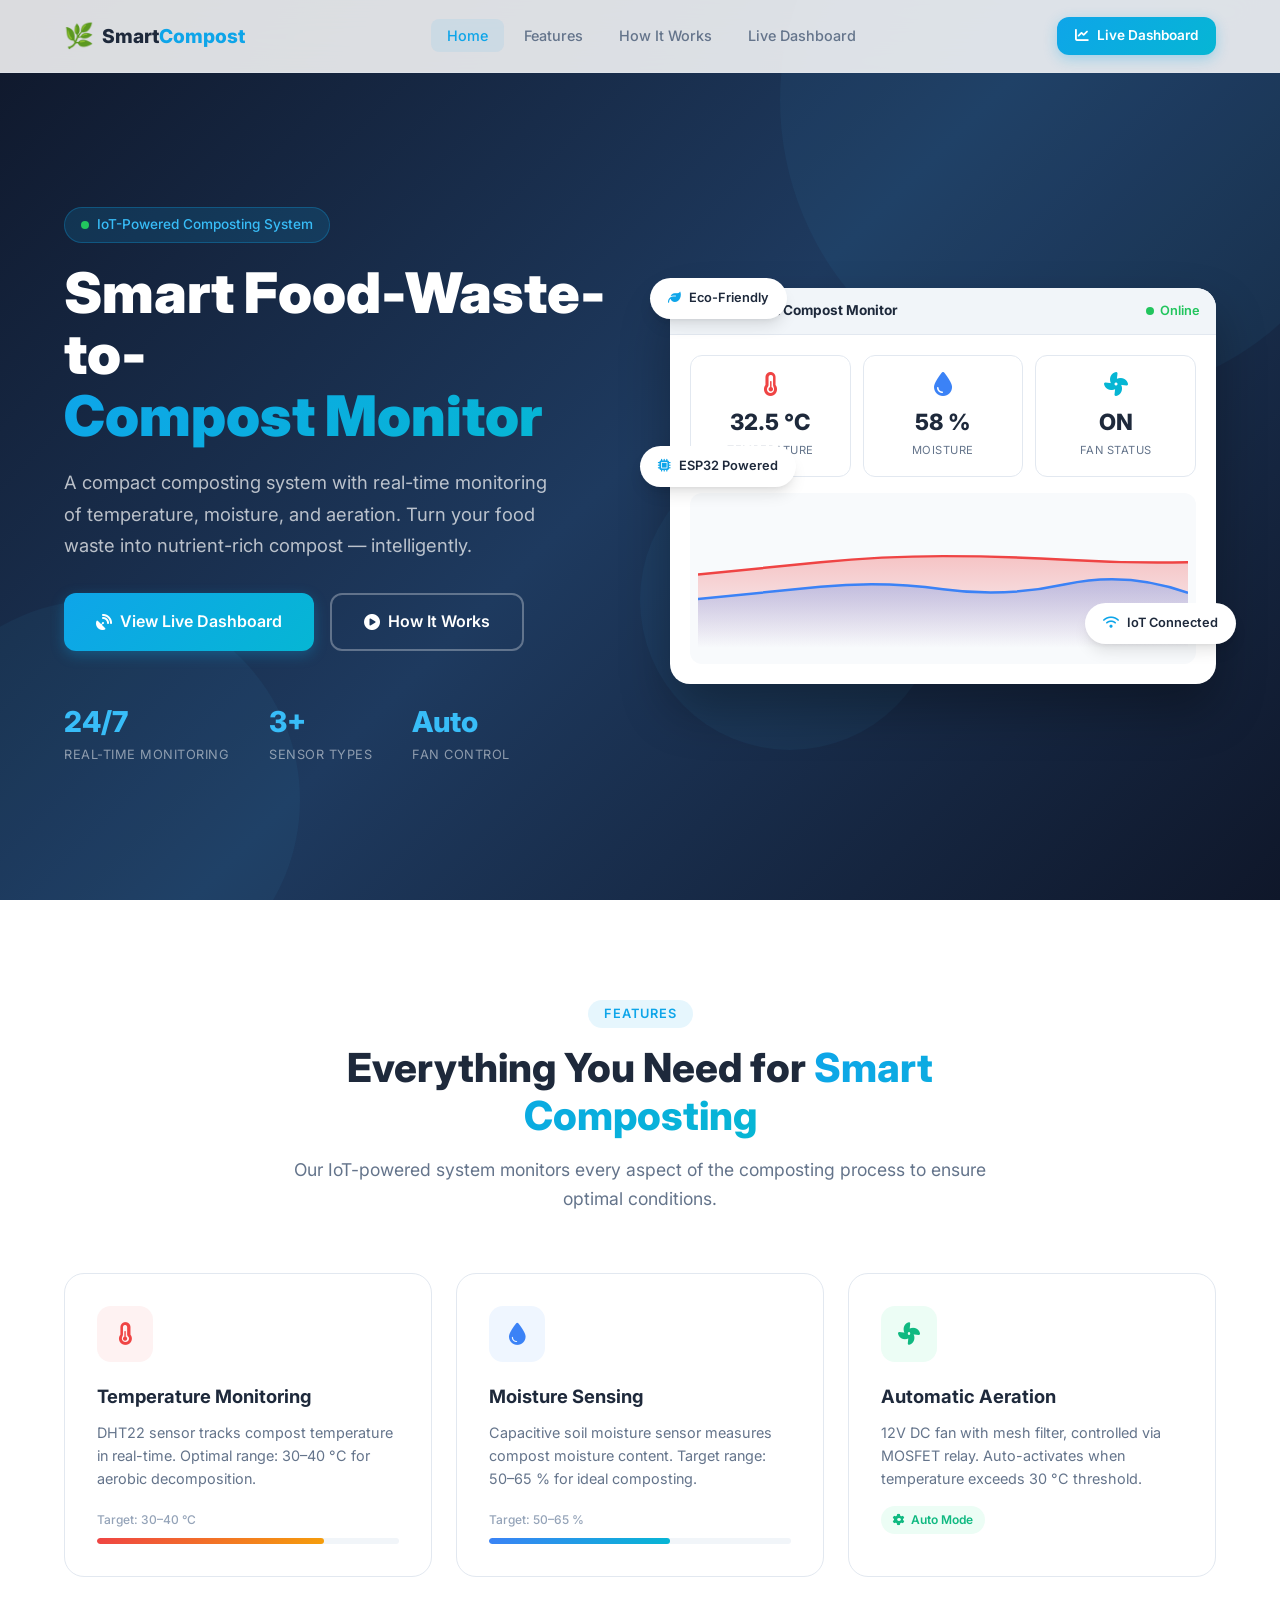
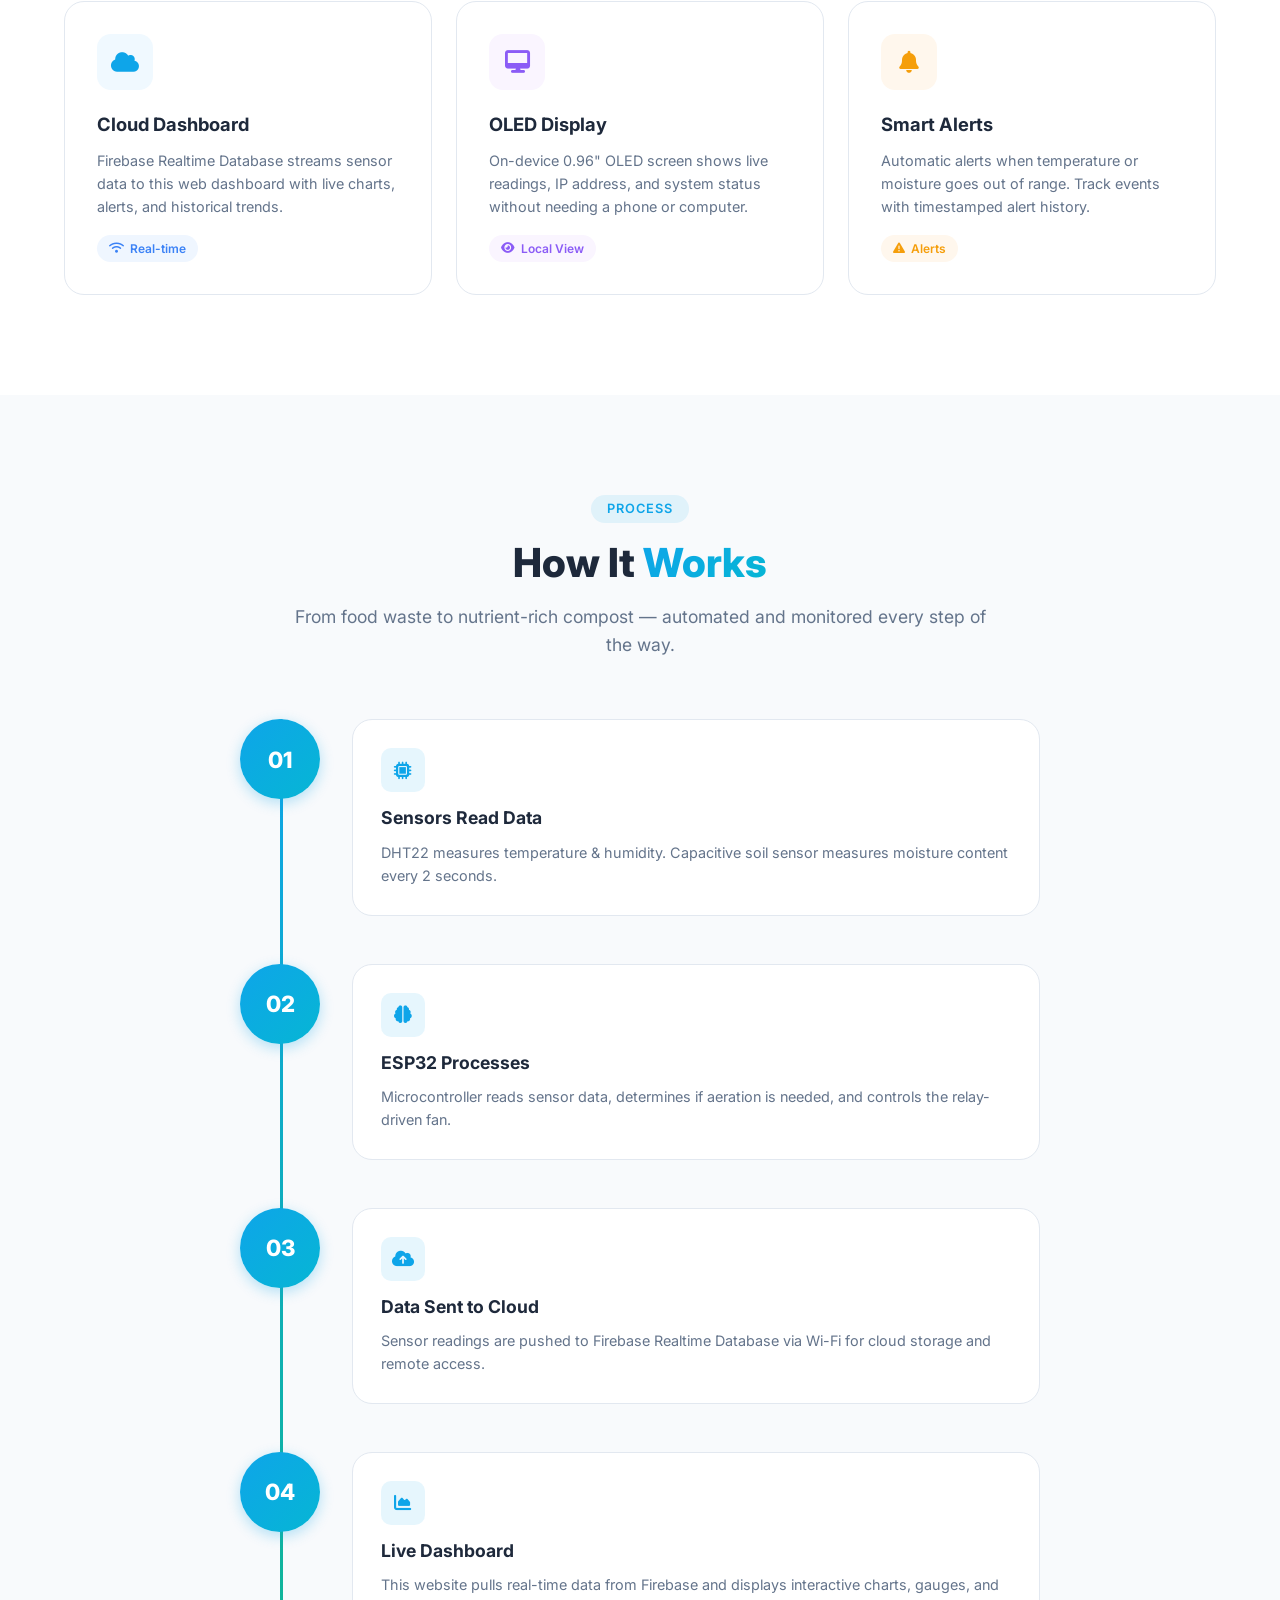
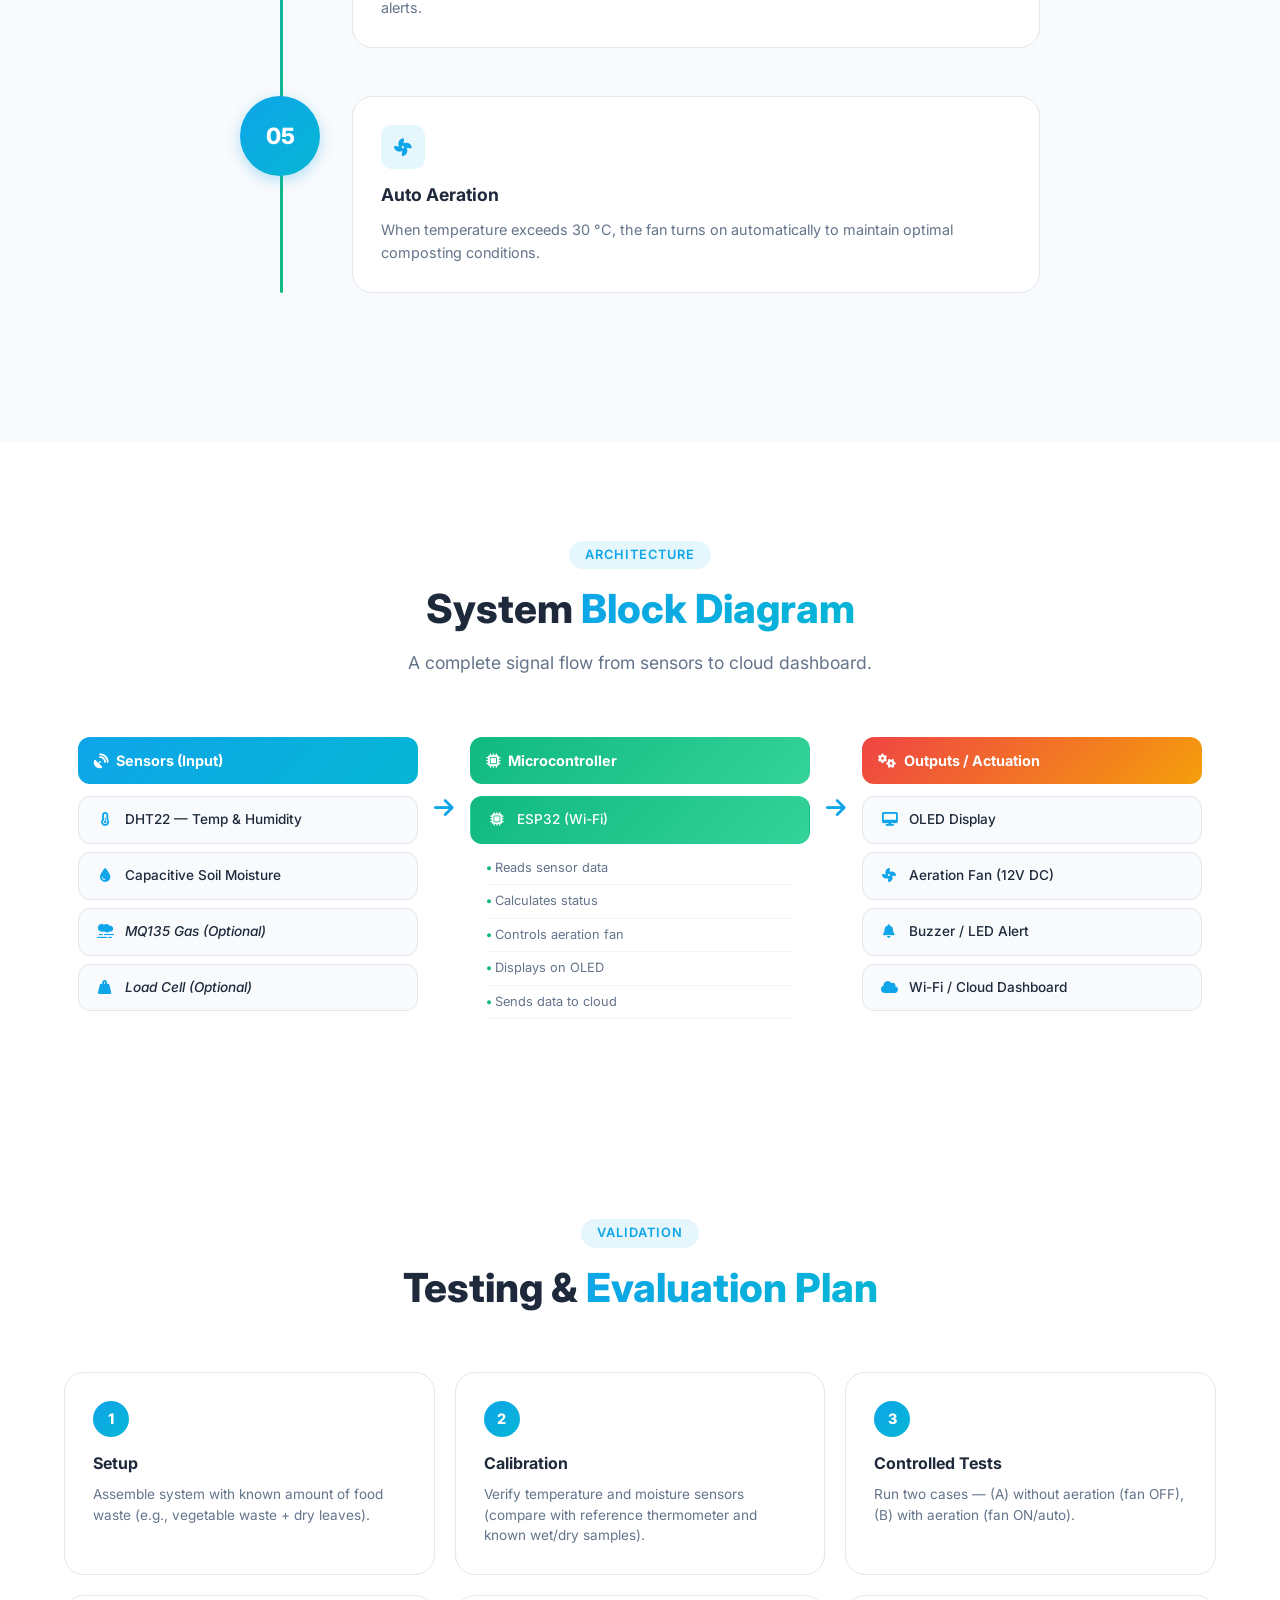
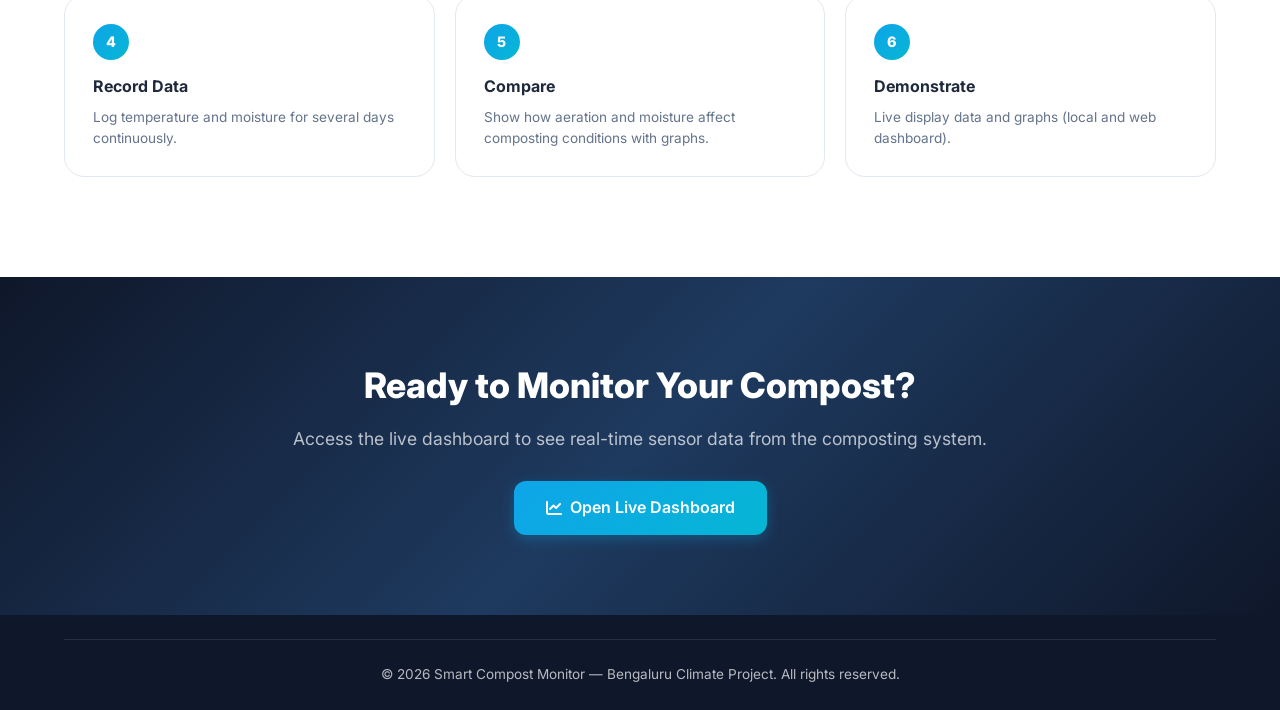
<file: index.html>
<!DOCTYPE html>
<html lang="en">
<head>
  <meta charset="UTF-8">
  <meta name="viewport" content="width=device-width, initial-scale=1.0">
  <title>Smart Compost Monitor — Real-Time Food Waste Composting</title>
  <meta name="description" content="Smart Food-Waste-to-Compost Monitor — IoT-powered composting with real-time temperature, moisture, and aeration monitoring.">
  <link rel="icon" href="data:image/svg+xml,<svg xmlns='http://www.w3.org/2000/svg' viewBox='0 0 100 100'><text y='.9em' font-size='90'>🌿</text></svg>">
  <link rel="stylesheet" href="css/style.css">
  <link rel="preconnect" href="https://fonts.googleapis.com">
  <link href="https://fonts.googleapis.com/css2?family=Inter:wght@300;400;500;600;700;800;900&family=JetBrains+Mono:wght@400;500&display=swap" rel="stylesheet">
  <!-- Font Awesome for icons -->
  <link rel="stylesheet" href="https://cdnjs.cloudflare.com/ajax/libs/font-awesome/6.5.1/css/all.min.css">
</head>
<body>
  <!-- ============ NAVIGATION ============ -->
  <nav class="navbar" id="navbar">
    <div class="nav-container">
      <a href="index.html" class="nav-logo">
        <span class="logo-icon">🌿</span>
        <span class="logo-text">Smart<span class="logo-highlight">Compost</span></span>
      </a>
      <ul class="nav-links" id="navLinks">
        <li><a href="#home" class="nav-link active">Home</a></li>
        <li><a href="#features" class="nav-link">Features</a></li>
        <li><a href="#how-it-works" class="nav-link">How It Works</a></li>
        <li><a href="dashboard.html" class="nav-link">Live Dashboard</a></li>
      </ul>
      <div class="nav-actions">
        <a href="dashboard.html" class="btn btn-primary btn-sm">
          <i class="fas fa-chart-line"></i> Live Dashboard
        </a>
        <button class="nav-toggle" id="navToggle" aria-label="Toggle menu">
          <span></span><span></span><span></span>
        </button>
      </div>
    </div>
  </nav>

  <!-- ============ HERO ============ -->
  <section class="hero" id="home">
    <div class="hero-bg-shapes">
      <div class="shape shape-1"></div>
      <div class="shape shape-2"></div>
      <div class="shape shape-3"></div>
    </div>
    <div class="container">
      <div class="hero-content">
        <div class="hero-badge">
          <span class="badge-dot"></span>
          IoT-Powered Composting System
        </div>
        <h1 class="hero-title">
          Smart Food-Waste-to-<br>
          <span class="gradient-text">Compost Monitor</span>
        </h1>
        <p class="hero-subtitle">
          A compact composting system with real-time monitoring of temperature, moisture, and aeration. Turn your food waste into nutrient-rich compost — intelligently.
        </p>
        <div class="hero-actions">
          <a href="dashboard.html" class="btn btn-primary btn-lg">
            <i class="fas fa-satellite-dish"></i> View Live Dashboard
          </a>
          <a href="#how-it-works" class="btn btn-outline btn-lg">
            <i class="fas fa-play-circle"></i> How It Works
          </a>
        </div>
        <div class="hero-stats">
          <div class="hero-stat">
            <span class="stat-value">24/7</span>
            <span class="stat-label">Real-time Monitoring</span>
          </div>
          <div class="hero-stat">
            <span class="stat-value">3+</span>
            <span class="stat-label">Sensor Types</span>
          </div>
          <div class="hero-stat">
            <span class="stat-value">Auto</span>
            <span class="stat-label">Fan Control</span>
          </div>
        </div>
      </div>
      <div class="hero-visual">
        <div class="dashboard-preview">
          <div class="preview-header">
            <div class="preview-dots">
              <span></span><span></span><span></span>
            </div>
            <span class="preview-title">Smart Compost Monitor</span>
            <span class="preview-status"><span class="online-dot"></span> Online</span>
          </div>
          <div class="preview-body">
            <div class="preview-cards">
              <div class="preview-card temp">
                <i class="fas fa-thermometer-half"></i>
                <div class="preview-card-value" id="heroTemp">32.5 °C</div>
                <div class="preview-card-label">Temperature</div>
              </div>
              <div class="preview-card moisture">
                <i class="fas fa-tint"></i>
                <div class="preview-card-value" id="heroMoisture">58 %</div>
                <div class="preview-card-label">Moisture</div>
              </div>
              <div class="preview-card fan">
                <i class="fas fa-fan fa-spin"></i>
                <div class="preview-card-value" id="heroFan">ON</div>
                <div class="preview-card-label">Fan Status</div>
              </div>
            </div>
            <div class="preview-chart">
              <svg viewBox="0 0 400 120" class="chart-svg">
                <defs>
                  <linearGradient id="tempGrad" x1="0" y1="0" x2="0" y2="1">
                    <stop offset="0%" stop-color="#ef4444" stop-opacity="0.3"/>
                    <stop offset="100%" stop-color="#ef4444" stop-opacity="0"/>
                  </linearGradient>
                  <linearGradient id="moistGrad" x1="0" y1="0" x2="0" y2="1">
                    <stop offset="0%" stop-color="#3b82f6" stop-opacity="0.3"/>
                    <stop offset="100%" stop-color="#3b82f6" stop-opacity="0"/>
                  </linearGradient>
                </defs>
                <!-- Temperature area -->
                <path d="M0,60 Q50,55 100,50 T200,45 T300,48 T400,50 L400,120 L0,120 Z" fill="url(#tempGrad)"/>
                <path d="M0,60 Q50,55 100,50 T200,45 T300,48 T400,50" stroke="#ef4444" stroke-width="2" fill="none"/>
                <!-- Moisture area -->
                <path d="M0,80 Q50,75 100,70 T200,72 T300,68 T400,75 L400,120 L0,120 Z" fill="url(#moistGrad)"/>
                <path d="M0,80 Q50,75 100,70 T200,72 T300,68 T400,75" stroke="#3b82f6" stroke-width="2" fill="none"/>
              </svg>
            </div>
          </div>
        </div>
        <div class="floating-card float-1">
          <i class="fas fa-leaf"></i> Eco-Friendly
        </div>
        <div class="floating-card float-2">
          <i class="fas fa-wifi"></i> IoT Connected
        </div>
        <div class="floating-card float-3">
          <i class="fas fa-microchip"></i> ESP32 Powered
        </div>
      </div>
    </div>
  </section>

  <!-- ============ FEATURES ============ -->
  <section class="features" id="features">
    <div class="container">
      <div class="section-header">
        <span class="section-badge">Features</span>
        <h2 class="section-title">Everything You Need for <span class="gradient-text">Smart Composting</span></h2>
        <p class="section-subtitle">Our IoT-powered system monitors every aspect of the composting process to ensure optimal conditions.</p>
      </div>
      <div class="features-grid">
        <div class="feature-card">
          <div class="feature-icon temp-icon">
            <i class="fas fa-thermometer-half"></i>
          </div>
          <h3>Temperature Monitoring</h3>
          <p>DHT22 sensor tracks compost temperature in real-time. Optimal range: 30–40 °C for aerobic decomposition.</p>
          <div class="feature-range">
            <span>Target: 30–40 °C</span>
            <div class="range-bar"><div class="range-fill temp-fill" style="width:75%"></div></div>
          </div>
        </div>
        <div class="feature-card">
          <div class="feature-icon moisture-icon">
            <i class="fas fa-tint"></i>
          </div>
          <h3>Moisture Sensing</h3>
          <p>Capacitive soil moisture sensor measures compost moisture content. Target range: 50–65 % for ideal composting.</p>
          <div class="feature-range">
            <span>Target: 50–65 %</span>
            <div class="range-bar"><div class="range-fill moisture-fill" style="width:60%"></div></div>
          </div>
        </div>
        <div class="feature-card">
          <div class="feature-icon fan-icon">
            <i class="fas fa-fan"></i>
          </div>
          <h3>Automatic Aeration</h3>
          <p>12V DC fan with mesh filter, controlled via MOSFET relay. Auto-activates when temperature exceeds 30 °C threshold.</p>
          <div class="feature-tag">
            <span class="tag tag-green"><i class="fas fa-cog"></i> Auto Mode</span>
          </div>
        </div>
        <div class="feature-card">
          <div class="feature-icon cloud-icon">
            <i class="fas fa-cloud"></i>
          </div>
          <h3>Cloud Dashboard</h3>
          <p>Firebase Realtime Database streams sensor data to this web dashboard with live charts, alerts, and historical trends.</p>
          <div class="feature-tag">
            <span class="tag tag-blue"><i class="fas fa-wifi"></i> Real-time</span>
          </div>
        </div>
        <div class="feature-card">
          <div class="feature-icon display-icon">
            <i class="fas fa-desktop"></i>
          </div>
          <h3>OLED Display</h3>
          <p>On-device 0.96" OLED screen shows live readings, IP address, and system status without needing a phone or computer.</p>
          <div class="feature-tag">
            <span class="tag tag-purple"><i class="fas fa-eye"></i> Local View</span>
          </div>
        </div>
        <div class="feature-card">
          <div class="feature-icon alert-icon">
            <i class="fas fa-bell"></i>
          </div>
          <h3>Smart Alerts</h3>
          <p>Automatic alerts when temperature or moisture goes out of range. Track events with timestamped alert history.</p>
          <div class="feature-tag">
            <span class="tag tag-orange"><i class="fas fa-exclamation-triangle"></i> Alerts</span>
          </div>
        </div>
      </div>
    </div>
  </section>

  <!-- ============ HOW IT WORKS ============ -->
  <section class="how-it-works" id="how-it-works">
    <div class="container">
      <div class="section-header">
        <span class="section-badge">Process</span>
        <h2 class="section-title">How It <span class="gradient-text">Works</span></h2>
        <p class="section-subtitle">From food waste to nutrient-rich compost — automated and monitored every step of the way.</p>
      </div>
      <div class="steps-timeline">
        <div class="step">
          <div class="step-number">01</div>
          <div class="step-content">
            <div class="step-icon"><i class="fas fa-microchip"></i></div>
            <h3>Sensors Read Data</h3>
            <p>DHT22 measures temperature & humidity. Capacitive soil sensor measures moisture content every 2 seconds.</p>
          </div>
        </div>
        <div class="step">
          <div class="step-number">02</div>
          <div class="step-content">
            <div class="step-icon"><i class="fas fa-brain"></i></div>
            <h3>ESP32 Processes</h3>
            <p>Microcontroller reads sensor data, determines if aeration is needed, and controls the relay-driven fan.</p>
          </div>
        </div>
        <div class="step">
          <div class="step-number">03</div>
          <div class="step-content">
            <div class="step-icon"><i class="fas fa-cloud-upload-alt"></i></div>
            <h3>Data Sent to Cloud</h3>
            <p>Sensor readings are pushed to Firebase Realtime Database via Wi-Fi for cloud storage and remote access.</p>
          </div>
        </div>
        <div class="step">
          <div class="step-number">04</div>
          <div class="step-content">
            <div class="step-icon"><i class="fas fa-chart-area"></i></div>
            <h3>Live Dashboard</h3>
            <p>This website pulls real-time data from Firebase and displays interactive charts, gauges, and alerts.</p>
          </div>
        </div>
        <div class="step">
          <div class="step-number">05</div>
          <div class="step-content">
            <div class="step-icon"><i class="fas fa-fan"></i></div>
            <h3>Auto Aeration</h3>
            <p>When temperature exceeds 30 °C, the fan turns on automatically to maintain optimal composting conditions.</p>
          </div>
        </div>
      </div>
    </div>
  </section>

  <!-- ============ SYSTEM ARCHITECTURE ============ -->
  <section class="architecture" id="architecture">
    <div class="container">
      <div class="section-header">
        <span class="section-badge">Architecture</span>
        <h2 class="section-title">System <span class="gradient-text">Block Diagram</span></h2>
        <p class="section-subtitle">A complete signal flow from sensors to cloud dashboard.</p>
      </div>
      <div class="arch-diagram">
        <div class="arch-column sensors">
          <h4 class="arch-col-title"><i class="fas fa-satellite-dish"></i> Sensors (Input)</h4>
          <div class="arch-card">
            <i class="fas fa-thermometer-half"></i>
            <span>DHT22 — Temp & Humidity</span>
          </div>
          <div class="arch-card">
            <i class="fas fa-tint"></i>
            <span>Capacitive Soil Moisture</span>
          </div>
          <div class="arch-card optional">
            <i class="fas fa-smog"></i>
            <span>MQ135 Gas (Optional)</span>
          </div>
          <div class="arch-card optional">
            <i class="fas fa-weight-hanging"></i>
            <span>Load Cell (Optional)</span>
          </div>
        </div>
        <div class="arch-arrow"><i class="fas fa-arrow-right"></i></div>
        <div class="arch-column processor">
          <h4 class="arch-col-title"><i class="fas fa-microchip"></i> Microcontroller</h4>
          <div class="arch-card main">
            <i class="fas fa-microchip"></i>
            <span>ESP32 (Wi-Fi)</span>
          </div>
          <ul class="arch-list">
            <li>Reads sensor data</li>
            <li>Calculates status</li>
            <li>Controls aeration fan</li>
            <li>Displays on OLED</li>
            <li>Sends data to cloud</li>
          </ul>
        </div>
        <div class="arch-arrow"><i class="fas fa-arrow-right"></i></div>
        <div class="arch-column outputs">
          <h4 class="arch-col-title"><i class="fas fa-cogs"></i> Outputs / Actuation</h4>
          <div class="arch-card">
            <i class="fas fa-desktop"></i>
            <span>OLED Display</span>
          </div>
          <div class="arch-card">
            <i class="fas fa-fan"></i>
            <span>Aeration Fan (12V DC)</span>
          </div>
          <div class="arch-card">
            <i class="fas fa-bell"></i>
            <span>Buzzer / LED Alert</span>
          </div>
          <div class="arch-card">
            <i class="fas fa-cloud"></i>
            <span>Wi-Fi / Cloud Dashboard</span>
          </div>
        </div>
      </div>
    </div>
  </section>

  <!-- ============ TESTING PLAN ============ -->
  <section class="testing" id="testing">
    <div class="container">
      <div class="section-header">
        <span class="section-badge">Validation</span>
        <h2 class="section-title">Testing & <span class="gradient-text">Evaluation Plan</span></h2>
      </div>
      <div class="testing-grid">
        <div class="test-card">
          <div class="test-num">1</div>
          <h4>Setup</h4>
          <p>Assemble system with known amount of food waste (e.g., vegetable waste + dry leaves).</p>
        </div>
        <div class="test-card">
          <div class="test-num">2</div>
          <h4>Calibration</h4>
          <p>Verify temperature and moisture sensors (compare with reference thermometer and known wet/dry samples).</p>
        </div>
        <div class="test-card">
          <div class="test-num">3</div>
          <h4>Controlled Tests</h4>
          <p>Run two cases — (A) without aeration (fan OFF), (B) with aeration (fan ON/auto).</p>
        </div>
        <div class="test-card">
          <div class="test-num">4</div>
          <h4>Record Data</h4>
          <p>Log temperature and moisture for several days continuously.</p>
        </div>
        <div class="test-card">
          <div class="test-num">5</div>
          <h4>Compare</h4>
          <p>Show how aeration and moisture affect composting conditions with graphs.</p>
        </div>
        <div class="test-card">
          <div class="test-num">6</div>
          <h4>Demonstrate</h4>
          <p>Live display data and graphs (local and web dashboard).</p>
        </div>
      </div>
    </div>
  </section>

  <!-- ============ CTA ============ -->
  <section class="cta-section">
    <div class="container">
      <div class="cta-content">
        <h2>Ready to Monitor Your Compost?</h2>
        <p>Access the live dashboard to see real-time sensor data from the composting system.</p>
        <a href="dashboard.html" class="btn btn-primary btn-lg">
          <i class="fas fa-chart-line"></i> Open Live Dashboard
        </a>
      </div>
    </div>
  </section>

  <!-- ============ FOOTER ============ -->
  <footer class="footer footer-compact">
    <div class="container">
      <div class="footer-bottom">
        <p>&copy; 2026 Smart Compost Monitor — Bengaluru Climate Project. All rights reserved.</p>
      </div>
    </div>
  </footer>

  <script src="js/main.js"></script>
</body>
</html>
</file>
<file: css/style.css>
/* ============================================
   SMART COMPOST MONITOR — MAIN STYLESHEET
   ============================================ */

/* === RESET & BASE === */
*, *::before, *::after {
  margin: 0; padding: 0; box-sizing: border-box;
}

:root {
  /* Colors */
  --primary: #0ea5e9;
  --primary-dark: #0284c7;
  --primary-light: #38bdf8;
  --secondary: #10b981;
  --accent: #f59e0b;
  --danger: #ef4444;
  --success: #22c55e;
  --warning: #f59e0b;

  /* Neutrals */
  --bg: #f8fafc;
  --bg-dark: #0f172a;
  --card-bg: #ffffff;
  --card-border: #e2e8f0;
  --text: #1e293b;
  --text-muted: #64748b;
  --text-light: #94a3b8;

  /* Gradients */
  --gradient-primary: linear-gradient(135deg, #0ea5e9, #06b6d4);
  --gradient-warm: linear-gradient(135deg, #ef4444, #f59e0b);
  --gradient-cool: linear-gradient(135deg, #3b82f6, #06b6d4);
  --gradient-green: linear-gradient(135deg, #10b981, #34d399);
  --gradient-hero: linear-gradient(135deg, #0f172a 0%, #1e3a5f 50%, #0f172a 100%);

  /* Typography */
  --font: 'Inter', -apple-system, BlinkMacSystemFont, sans-serif;
  --font-mono: 'JetBrains Mono', monospace;

  /* Spacing */
  --radius: 12px;
  --radius-lg: 20px;
  --radius-xl: 28px;
  --shadow: 0 1px 3px rgba(0,0,0,0.1), 0 1px 2px rgba(0,0,0,0.06);
  --shadow-md: 0 4px 6px -1px rgba(0,0,0,0.1), 0 2px 4px -2px rgba(0,0,0,0.1);
  --shadow-lg: 0 10px 15px -3px rgba(0,0,0,0.1), 0 4px 6px -4px rgba(0,0,0,0.1);
  --shadow-xl: 0 20px 25px -5px rgba(0,0,0,0.1), 0 8px 10px -6px rgba(0,0,0,0.1);
}

html {
  scroll-behavior: smooth;
  font-size: 16px;
}

body {
  font-family: var(--font);
  color: var(--text);
  background: var(--bg);
  line-height: 1.6;
  overflow-x: hidden;
}

.container {
  max-width: 1200px;
  margin: 0 auto;
  padding: 0 24px;
}

a { text-decoration: none; color: inherit; }
img { max-width: 100%; height: auto; }

/* === BUTTONS === */
.btn {
  display: inline-flex;
  align-items: center;
  gap: 8px;
  font-family: var(--font);
  font-weight: 600;
  border: none;
  border-radius: var(--radius);
  cursor: pointer;
  transition: all 0.3s ease;
  text-decoration: none;
}

.btn-sm { padding: 8px 18px; font-size: 0.85rem; }
.btn-md { padding: 12px 24px; font-size: 0.95rem; }
.btn-lg { padding: 14px 32px; font-size: 1rem; }

.btn-primary {
  background: var(--gradient-primary);
  color: white;
  box-shadow: 0 4px 14px rgba(14, 165, 233, 0.3);
}
.btn-primary:hover {
  transform: translateY(-2px);
  box-shadow: 0 6px 20px rgba(14, 165, 233, 0.4);
}

.btn-outline {
  background: transparent;
  color: var(--primary);
  border: 2px solid var(--primary);
}
.btn-outline:hover {
  background: var(--primary);
  color: white;
}

/* === NAVIGATION === */
.navbar {
  position: fixed;
  top: 0; left: 0; right: 0;
  z-index: 1000;
  background: rgba(255,255,255,0.85);
  backdrop-filter: blur(20px);
  border-bottom: 1px solid rgba(226,232,240,0.5);
  transition: all 0.3s ease;
}
.navbar.scrolled {
  box-shadow: var(--shadow-md);
}

.nav-container {
  max-width: 1200px;
  margin: 0 auto;
  padding: 0 24px;
  display: flex;
  align-items: center;
  justify-content: space-between;
  height: 72px;
}

.nav-logo {
  display: flex;
  align-items: center;
  gap: 8px;
  font-weight: 800;
  font-size: 1.2rem;
}
.logo-icon { font-size: 1.5rem; }
.logo-highlight { color: var(--primary); }

.nav-links {
  display: flex;
  list-style: none;
  gap: 4px;
}
.nav-link {
  padding: 8px 16px;
  border-radius: 8px;
  font-size: 0.9rem;
  font-weight: 500;
  color: var(--text-muted);
  transition: all 0.2s;
}
.nav-link:hover,
.nav-link.active {
  color: var(--primary);
  background: rgba(14, 165, 233, 0.08);
}

.nav-actions {
  display: flex;
  align-items: center;
  gap: 12px;
}

.nav-toggle {
  display: none;
  flex-direction: column;
  gap: 5px;
  background: none;
  border: none;
  cursor: pointer;
  padding: 4px;
}
.nav-toggle span {
  width: 24px;
  height: 2px;
  background: var(--text);
  border-radius: 2px;
  transition: all 0.3s;
}

/* === HERO === */
.hero {
  position: relative;
  min-height: 100vh;
  display: flex;
  align-items: center;
  background: var(--gradient-hero);
  color: white;
  overflow: hidden;
  padding-top: 72px;
}

.hero-bg-shapes {
  position: absolute;
  inset: 0;
  overflow: hidden;
}
.shape {
  position: absolute;
  border-radius: 50%;
  opacity: 0.05;
  background: var(--primary-light);
}
.shape-1 { width: 600px; height: 600px; top: -200px; right: -100px; }
.shape-2 { width: 400px; height: 400px; bottom: -100px; left: -100px; }
.shape-3 { width: 300px; height: 300px; top: 50%; left: 50%; }

.hero .container {
  display: grid;
  grid-template-columns: 1fr 1fr;
  gap: 60px;
  align-items: center;
  position: relative;
  z-index: 1;
}

.hero-badge {
  display: inline-flex;
  align-items: center;
  gap: 8px;
  background: rgba(14, 165, 233, 0.15);
  border: 1px solid rgba(14, 165, 233, 0.3);
  padding: 6px 16px;
  border-radius: 50px;
  font-size: 0.85rem;
  font-weight: 500;
  color: var(--primary-light);
  margin-bottom: 20px;
}
.badge-dot {
  width: 8px; height: 8px;
  background: var(--success);
  border-radius: 50%;
  animation: pulse-dot 2s infinite;
}
@keyframes pulse-dot {
  0%, 100% { opacity: 1; }
  50% { opacity: 0.4; }
}

.hero-title {
  font-size: 3.5rem;
  font-weight: 900;
  line-height: 1.1;
  margin-bottom: 20px;
}

.gradient-text {
  background: var(--gradient-primary);
  -webkit-background-clip: text;
  -webkit-text-fill-color: transparent;
  background-clip: text;
}

.hero-subtitle {
  font-size: 1.15rem;
  color: rgba(255,255,255,0.7);
  max-width: 500px;
  margin-bottom: 32px;
  line-height: 1.7;
}

.hero-actions {
  display: flex;
  gap: 16px;
  margin-bottom: 48px;
  flex-wrap: wrap;
}

.hero .btn-outline {
  color: white;
  border-color: rgba(255,255,255,0.3);
}
.hero .btn-outline:hover {
  background: rgba(255,255,255,0.1);
  border-color: white;
  color: white;
}

.hero-stats {
  display: flex;
  gap: 40px;
}
.hero-stat {
  display: flex;
  flex-direction: column;
}
.stat-value {
  font-size: 1.8rem;
  font-weight: 800;
  color: var(--primary-light);
}
.stat-label {
  font-size: 0.8rem;
  color: rgba(255,255,255,0.5);
  text-transform: uppercase;
  letter-spacing: 0.5px;
}

/* Dashboard Preview */
.hero-visual {
  position: relative;
}

.dashboard-preview {
  background: var(--card-bg);
  border-radius: var(--radius-lg);
  overflow: hidden;
  box-shadow: 0 25px 50px rgba(0,0,0,0.3);
  color: var(--text);
}

.preview-header {
  background: #f1f5f9;
  padding: 12px 16px;
  display: flex;
  align-items: center;
  gap: 12px;
  border-bottom: 1px solid var(--card-border);
}
.preview-dots {
  display: flex; gap: 6px;
}
.preview-dots span {
  width: 10px; height: 10px;
  border-radius: 50%;
}
.preview-dots span:nth-child(1) { background: #ef4444; }
.preview-dots span:nth-child(2) { background: #f59e0b; }
.preview-dots span:nth-child(3) { background: #22c55e; }
.preview-title {
  font-weight: 700;
  font-size: 0.85rem;
  flex: 1;
}
.preview-status {
  display: flex;
  align-items: center;
  gap: 6px;
  font-size: 0.8rem;
  color: var(--success);
  font-weight: 600;
}
.online-dot {
  width: 8px; height: 8px;
  border-radius: 50%;
  background: var(--success);
  animation: pulse-dot 2s infinite;
}

.preview-body { padding: 20px; }

.preview-cards {
  display: grid;
  grid-template-columns: repeat(3, 1fr);
  gap: 12px;
  margin-bottom: 16px;
}
.preview-card {
  text-align: center;
  padding: 16px 8px;
  border-radius: var(--radius);
  border: 1px solid var(--card-border);
}
.preview-card i { font-size: 1.5rem; margin-bottom: 8px; }
.preview-card.temp i { color: #ef4444; }
.preview-card.moisture i { color: #3b82f6; }
.preview-card.fan i { color: #06b6d4; }
.preview-card-value {
  font-size: 1.4rem;
  font-weight: 800;
  margin-bottom: 2px;
}
.preview-card-label {
  font-size: 0.7rem;
  color: var(--text-muted);
  text-transform: uppercase;
  letter-spacing: 0.5px;
}

.preview-chart {
  background: #f8fafc;
  border-radius: var(--radius);
  padding: 8px;
}
.chart-svg { width: 100%; height: auto; }

/* Floating cards */
.floating-card {
  position: absolute;
  background: white;
  color: var(--text);
  padding: 10px 18px;
  border-radius: 50px;
  font-size: 0.8rem;
  font-weight: 600;
  box-shadow: var(--shadow-lg);
  display: flex;
  align-items: center;
  gap: 8px;
  animation: float 6s ease-in-out infinite;
}
.floating-card i { color: var(--primary); }
.float-1 { top: -10px; left: -20px; animation-delay: 0s; }
.float-2 { bottom: 40px; right: -20px; animation-delay: 2s; }
.float-3 { top: 40%; left: -30px; animation-delay: 4s; }

@keyframes float {
  0%, 100% { transform: translateY(0); }
  50% { transform: translateY(-12px); }
}

/* === SECTIONS COMMON === */
.section-header {
  text-align: center;
  max-width: 700px;
  margin: 0 auto 60px;
}
.section-badge {
  display: inline-block;
  padding: 4px 16px;
  border-radius: 50px;
  font-size: 0.8rem;
  font-weight: 600;
  text-transform: uppercase;
  letter-spacing: 1px;
  color: var(--primary);
  background: rgba(14, 165, 233, 0.1);
  margin-bottom: 16px;
}
.section-title {
  font-size: 2.5rem;
  font-weight: 800;
  margin-bottom: 16px;
  line-height: 1.2;
}
.section-subtitle {
  font-size: 1.1rem;
  color: var(--text-muted);
}

/* === FEATURES === */
.features {
  padding: 100px 0;
  background: white;
}

.features-grid {
  display: grid;
  grid-template-columns: repeat(3, 1fr);
  gap: 24px;
}

.feature-card {
  padding: 32px;
  border-radius: var(--radius-lg);
  border: 1px solid var(--card-border);
  transition: all 0.3s;
  background: var(--card-bg);
}
.feature-card:hover {
  transform: translateY(-4px);
  box-shadow: var(--shadow-xl);
  border-color: var(--primary);
}

.feature-icon {
  width: 56px; height: 56px;
  border-radius: 14px;
  display: flex;
  align-items: center;
  justify-content: center;
  font-size: 1.4rem;
  margin-bottom: 20px;
}
.temp-icon { background: #fef2f2; color: #ef4444; }
.moisture-icon { background: #eff6ff; color: #3b82f6; }
.fan-icon { background: #ecfdf5; color: #10b981; }
.cloud-icon { background: #f0f9ff; color: #0ea5e9; }
.display-icon { background: #faf5ff; color: #8b5cf6; }
.alert-icon { background: #fff7ed; color: #f59e0b; }

.feature-card h3 {
  font-size: 1.15rem;
  font-weight: 700;
  margin-bottom: 10px;
}
.feature-card p {
  color: var(--text-muted);
  font-size: 0.9rem;
  margin-bottom: 16px;
  line-height: 1.6;
}

.feature-range span {
  font-size: 0.75rem;
  color: var(--text-light);
  font-weight: 500;
}
.range-bar {
  height: 6px;
  background: #f1f5f9;
  border-radius: 4px;
  margin-top: 6px;
  overflow: hidden;
}
.range-fill {
  height: 100%;
  border-radius: 4px;
}
.temp-fill { background: var(--gradient-warm); }
.moisture-fill { background: var(--gradient-cool); }

.feature-tag {
  display: flex;
  gap: 8px;
}
.tag {
  display: inline-flex;
  align-items: center;
  gap: 6px;
  padding: 4px 12px;
  border-radius: 50px;
  font-size: 0.75rem;
  font-weight: 600;
}
.tag-green { background: #ecfdf5; color: #10b981; }
.tag-blue { background: #eff6ff; color: #3b82f6; }
.tag-purple { background: #faf5ff; color: #8b5cf6; }
.tag-orange { background: #fff7ed; color: #f59e0b; }

/* === HOW IT WORKS === */
.how-it-works {
  padding: 100px 0;
  background: var(--bg);
}

.steps-timeline {
  position: relative;
  max-width: 800px;
  margin: 0 auto;
}
.steps-timeline::before {
  content: '';
  position: absolute;
  left: 40px;
  top: 0; bottom: 0;
  width: 3px;
  background: linear-gradient(to bottom, var(--primary), var(--secondary));
  border-radius: 2px;
}

.step {
  display: flex;
  gap: 32px;
  margin-bottom: 48px;
  position: relative;
}

.step-number {
  width: 80px;
  height: 80px;
  border-radius: 50%;
  background: var(--gradient-primary);
  color: white;
  font-size: 1.4rem;
  font-weight: 800;
  display: flex;
  align-items: center;
  justify-content: center;
  flex-shrink: 0;
  position: relative;
  z-index: 1;
  box-shadow: 0 4px 14px rgba(14, 165, 233, 0.3);
}

.step-content {
  background: white;
  padding: 28px;
  border-radius: var(--radius-lg);
  border: 1px solid var(--card-border);
  flex: 1;
  transition: all 0.3s;
}
.step-content:hover {
  box-shadow: var(--shadow-lg);
  transform: translateX(4px);
}

.step-icon {
  width: 44px; height: 44px;
  border-radius: 10px;
  background: rgba(14, 165, 233, 0.1);
  color: var(--primary);
  display: flex;
  align-items: center;
  justify-content: center;
  font-size: 1.1rem;
  margin-bottom: 12px;
}

.step-content h3 {
  font-size: 1.1rem;
  font-weight: 700;
  margin-bottom: 8px;
}
.step-content p {
  color: var(--text-muted);
  font-size: 0.9rem;
  line-height: 1.6;
}

/* === ARCHITECTURE === */
.architecture {
  padding: 100px 0;
  background: white;
}

.arch-diagram {
  display: flex;
  align-items: flex-start;
  justify-content: center;
  gap: 16px;
  flex-wrap: wrap;
}

.arch-column {
  flex: 1;
  min-width: 260px;
  max-width: 340px;
}
.arch-col-title {
  display: flex;
  align-items: center;
  gap: 8px;
  padding: 12px 16px;
  border-radius: var(--radius);
  font-size: 0.9rem;
  font-weight: 700;
  margin-bottom: 12px;
  color: white;
}
.sensors .arch-col-title { background: var(--gradient-primary); }
.processor .arch-col-title { background: var(--gradient-green); }
.outputs .arch-col-title { background: var(--gradient-warm); }

.arch-card {
  display: flex;
  align-items: center;
  gap: 10px;
  padding: 12px 16px;
  background: var(--bg);
  border: 1px solid var(--card-border);
  border-radius: var(--radius);
  margin-bottom: 8px;
  font-size: 0.85rem;
  font-weight: 500;
  transition: all 0.2s;
}
.arch-card:hover {
  border-color: var(--primary);
  transform: translateX(4px);
}
.arch-card i { color: var(--primary); width: 20px; text-align: center; }
.arch-card.optional { opacity: 0.6; font-style: italic; }
.arch-card.main {
  background: var(--gradient-green);
  color: white;
  border-color: transparent;
}
.arch-card.main i { color: white; }

.arch-list {
  list-style: none;
  padding: 0 16px;
}
.arch-list li {
  padding: 6px 0;
  font-size: 0.8rem;
  color: var(--text-muted);
  border-bottom: 1px solid #f1f5f9;
}
.arch-list li::before {
  content: '• ';
  color: var(--secondary);
  font-weight: 700;
}

.arch-arrow {
  display: flex;
  align-items: center;
  justify-content: center;
  font-size: 1.4rem;
  color: var(--primary);
  padding-top: 60px;
}

/* === COMPONENTS === */
.components {
  padding: 100px 0;
  background: var(--bg);
}

.components-table-wrapper {
  overflow-x: auto;
  border-radius: var(--radius-lg);
  box-shadow: var(--shadow-lg);
}

.components-table {
  width: 100%;
  border-collapse: collapse;
  background: white;
  font-size: 0.9rem;
}
.components-table th {
  background: var(--bg-dark);
  color: white;
  padding: 14px 16px;
  text-align: left;
  font-weight: 600;
  font-size: 0.85rem;
  text-transform: uppercase;
  letter-spacing: 0.5px;
}
.components-table td {
  padding: 14px 16px;
  border-bottom: 1px solid #f1f5f9;
}
.components-table tbody tr:hover {
  background: #f8fafc;
}
.components-table td i {
  color: var(--primary);
  margin-right: 6px;
}
.components-table tfoot td {
  font-size: 1rem;
  background: #f8fafc;
  padding: 16px;
}

/* === TESTING === */
.testing {
  padding: 100px 0;
  background: white;
}

.testing-grid {
  display: grid;
  grid-template-columns: repeat(3, 1fr);
  gap: 20px;
}

.test-card {
  padding: 28px;
  border-radius: var(--radius-lg);
  border: 1px solid var(--card-border);
  position: relative;
  transition: all 0.3s;
  background: var(--card-bg);
}
.test-card:hover {
  transform: translateY(-4px);
  box-shadow: var(--shadow-lg);
}

.test-num {
  width: 36px; height: 36px;
  border-radius: 50%;
  background: var(--gradient-primary);
  color: white;
  font-size: 0.9rem;
  font-weight: 800;
  display: flex;
  align-items: center;
  justify-content: center;
  margin-bottom: 14px;
}

.test-card h4 {
  font-size: 1rem;
  font-weight: 700;
  margin-bottom: 8px;
}
.test-card p {
  font-size: 0.85rem;
  color: var(--text-muted);
  line-height: 1.5;
}

/* === CTA === */
.cta-section {
  padding: 80px 0;
  background: var(--gradient-hero);
  text-align: center;
  color: white;
}
.cta-content h2 {
  font-size: 2.2rem;
  font-weight: 800;
  margin-bottom: 12px;
}
.cta-content p {
  font-size: 1.1rem;
  color: rgba(255,255,255,0.7);
  margin-bottom: 28px;
}

/* === FOOTER === */
.footer {
  background: var(--bg-dark);
  color: rgba(255,255,255,0.7);
  padding: 60px 0 24px;
}

.footer-grid {
  display: grid;
  grid-template-columns: 2fr 1fr 1fr 1.5fr;
  gap: 40px;
  margin-bottom: 40px;
}

.footer-logo {
  display: flex;
  align-items: center;
  gap: 8px;
  font-weight: 800;
  font-size: 1.2rem;
  color: white;
  margin-bottom: 12px;
}

.footer-col p {
  font-size: 0.9rem;
  line-height: 1.6;
  margin-bottom: 8px;
}
.footer-project {
  color: var(--primary-light);
  font-weight: 600;
}

.footer-col h4 {
  color: white;
  font-size: 0.95rem;
  font-weight: 700;
  margin-bottom: 16px;
}
.footer-col ul {
  list-style: none;
}
.footer-col li {
  margin-bottom: 8px;
}
.footer-col a {
  font-size: 0.9rem;
  color: rgba(255,255,255,0.6);
  transition: color 0.2s;
}
.footer-col a:hover { color: var(--primary-light); }

.footer-socials {
  display: flex;
  gap: 12px;
  margin-top: 16px;
}
.footer-socials a {
  width: 40px; height: 40px;
  border-radius: 10px;
  background: rgba(255,255,255,0.1);
  display: flex;
  align-items: center;
  justify-content: center;
  font-size: 1.1rem;
  transition: all 0.2s;
}
.footer-socials a:hover {
  background: var(--primary);
  color: white;
}

.footer-bottom {
  border-top: 1px solid rgba(255,255,255,0.1);
  padding-top: 24px;
  text-align: center;
  font-size: 0.85rem;
}

.footer-compact {
  padding: 24px 0;
}

/* === RESPONSIVE === */
@media (max-width: 1024px) {
  .hero .container { grid-template-columns: 1fr; text-align: center; }
  .hero-subtitle { margin: 0 auto 32px; }
  .hero-actions { justify-content: center; }
  .hero-stats { justify-content: center; }
  .hero-visual { max-width: 500px; margin: 40px auto 0; }
  .features-grid { grid-template-columns: repeat(2, 1fr); }
  .testing-grid { grid-template-columns: repeat(2, 1fr); }
  .footer-grid { grid-template-columns: repeat(2, 1fr); }
}

@media (max-width: 768px) {
  .nav-links {
    position: fixed;
    top: 72px;
    left: 0; right: 0;
    background: white;
    flex-direction: column;
    padding: 20px;
    box-shadow: var(--shadow-lg);
    transform: translateY(-100%);
    opacity: 0;
    pointer-events: none;
    transition: all 0.3s;
  }
  .nav-links.active {
    transform: translateY(0);
    opacity: 1;
    pointer-events: all;
  }
  .nav-toggle { display: flex; }
  .nav-actions .btn { display: none; }

  .hero-title { font-size: 2.4rem; }
  .section-title { font-size: 1.8rem; }

  .features-grid,
  .testing-grid { grid-template-columns: 1fr; }

  .steps-timeline::before { left: 28px; }
  .step-number { width: 56px; height: 56px; font-size: 1rem; }

  .arch-diagram { flex-direction: column; align-items: center; }
  .arch-arrow { transform: rotate(90deg); padding: 12px 0; }

  .footer-grid { grid-template-columns: 1fr; gap: 24px; }

  .floating-card { display: none; }
}

@media (max-width: 480px) {
  .hero-title { font-size: 2rem; }
  .hero-stats { flex-direction: column; gap: 16px; }
  .preview-cards { grid-template-columns: 1fr; }
}
</file>
